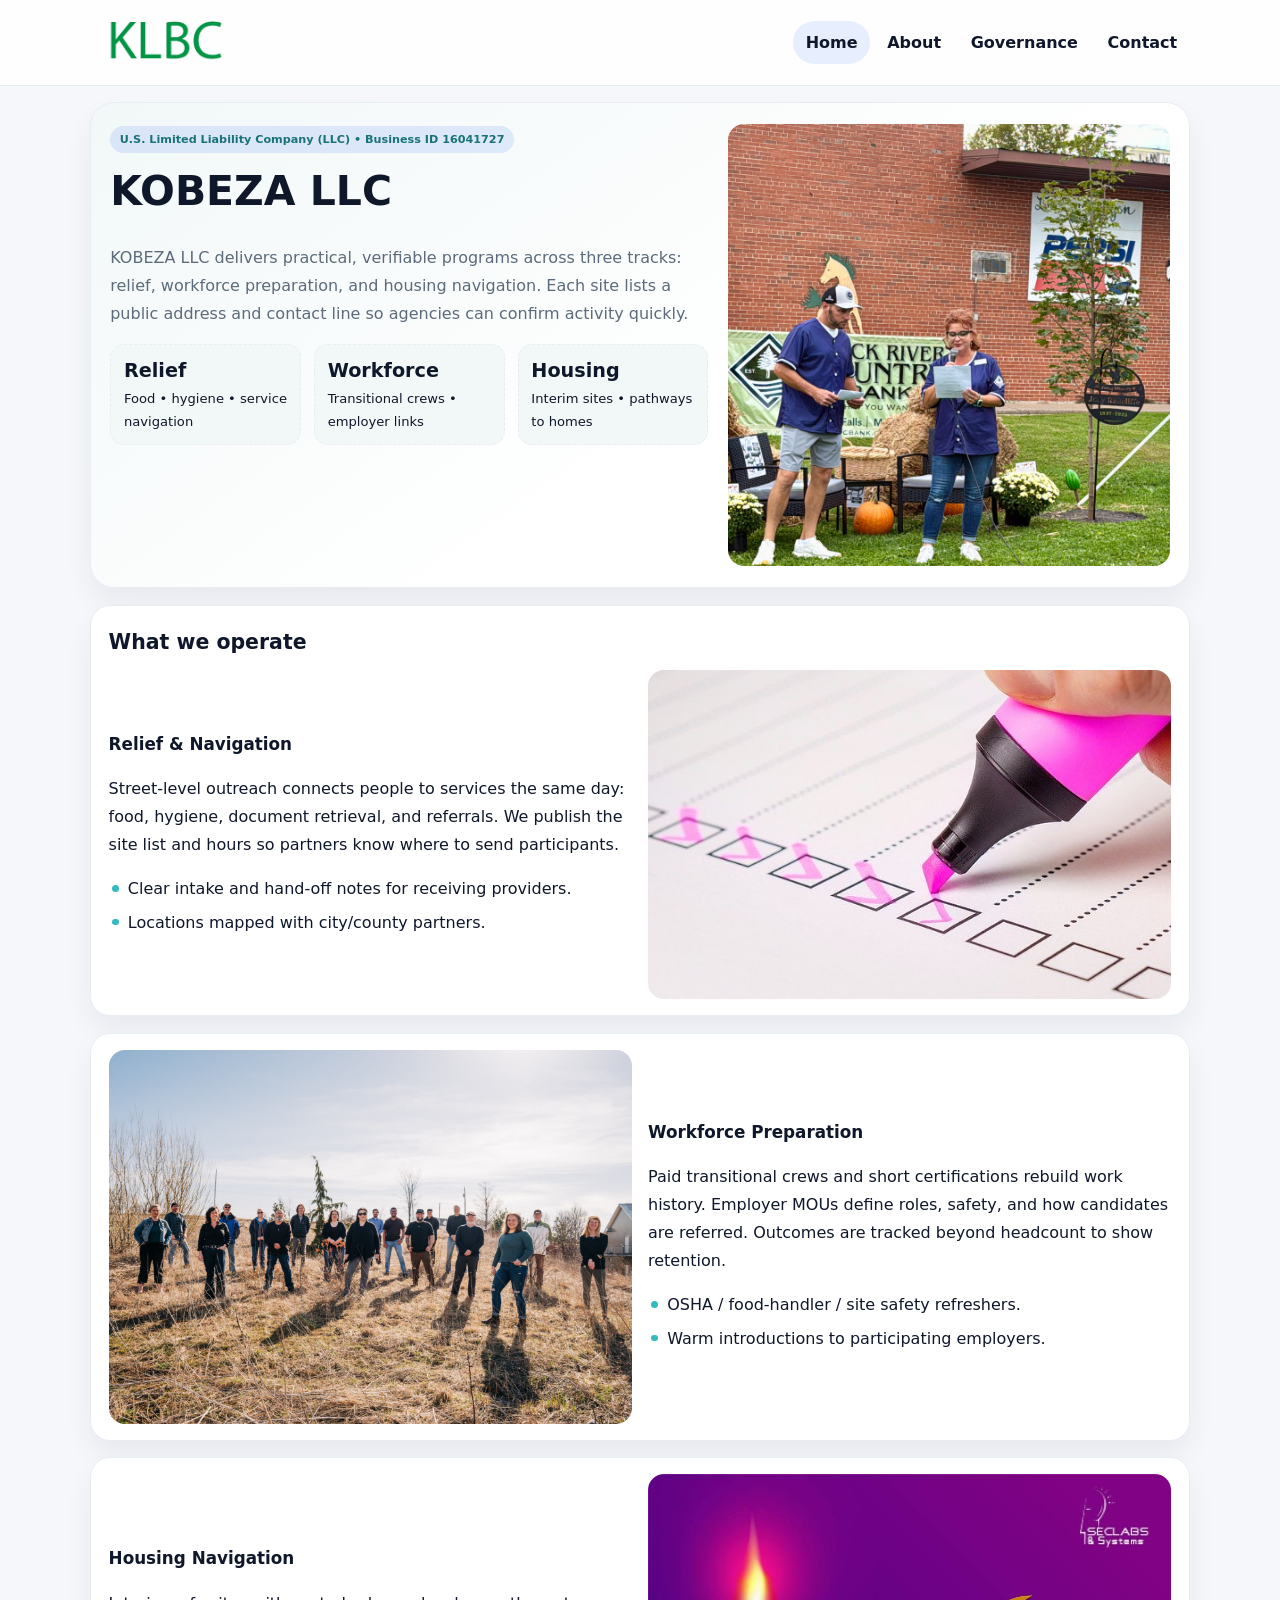
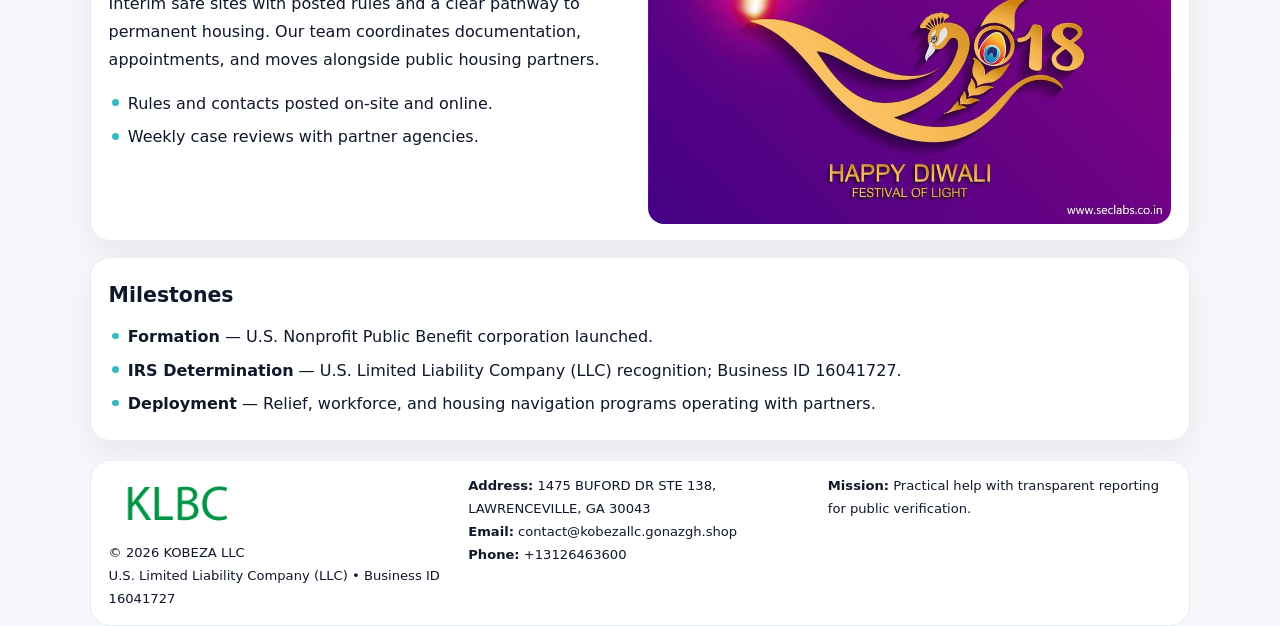
<file: index.html>
<!doctype html><html lang="en"><head>
<meta charset="utf-8">
<meta name="viewport" content="width=device-width,initial-scale=1">
<title>KOBEZA LLC – Nonprofit • 2025</title>
<link rel="stylesheet" href="assets/styles.css">
<link rel="icon" href="images/logo.png">
<meta name="data-ein" content="16041727">
<meta name="data-name" content="KOBEZA LLC">
  <meta name="description" content="Our nonprofit strengthens the community with programs focused on community services, education, and direct relief.">
</head><body>
<div style="position:absolute;left:-9999px;top:-9999px;opacity:0" data-uniq="{{UNIQUE_BLOB}}">
  <span>Our nonprofit strengthens the community with programs focused on community services, education, and direct relief.</span><svg width="12" height="12" viewBox="0 0 12 12" xmlns="http://www.w3.org/2000/svg"><circle cx="6" cy="6" r="5" fill="#b45309"/></svg><img src="images/education.jpg" width="1" height="1" alt="" loading="lazy"/>
</div>

<header class="header">
  <div class="c5cf7d43c3c">
    <a href="index.html"><img src="images/logo.png" alt=""></a>
    <div class="links">
      <a class="active" href="index.html">Home</a>
      <a href="about.html">About</a>
      <a href="governance.html">Governance</a>
      <a href="contact.html">Contact</a>
    </div>
  </div>
</header>

<section class="mast">
  <div>
    <span class="c4f7f14c19d">U.S. Limited Liability Company (LLC) • Business ID 16041727</span>
    <h1>KOBEZA LLC</h1>
    <p>KOBEZA LLC delivers practical, verifiable programs across three tracks: relief, workforce preparation, and housing navigation. Each site lists a public address and contact line so agencies can confirm activity quickly.</p>
    <div class="stats">
      <div class="stat"><b>Relief</b><div class="small">Food • hygiene • service navigation</div></div>
      <div class="stat"><b>Workforce</b><div class="small">Transitional crews • employer links</div></div>
      <div class="stat"><b>Housing</b><div class="small">Interim sites • pathways to homes</div></div>
    </div>
  </div>
  <img class="img" src="images/hero.jpg" alt="Program hero">
</section>

<section class="section panel">
  <h2>What we operate</h2>
  <div class="z">
    <div>
      <h3>Relief & Navigation</h3>
      <p>Street-level outreach connects people to services the same day: food, hygiene, document retrieval, and referrals. We publish the site list and hours so partners know where to send participants.</p>
      <ul class="timeline">
        <li>Clear intake and hand-off notes for receiving providers.</li>
        <li>Locations mapped with city/county partners.</li>
      </ul>
    </div>
    <img class="img" src="images/relief.jpg" alt="">
  </div>
</section>

<section class="section panel">
  <div class="z rev">
    <img class="img" src="images/jobs.jpg" alt="">
    <div>
      <h3>Workforce Preparation</h3>
      <p>Paid transitional crews and short certifications rebuild work history. Employer MOUs define roles, safety, and how candidates are referred. Outcomes are tracked beyond headcount to show retention.</p>
      <ul class="timeline">
        <li>OSHA / food-handler / site safety refreshers.</li>
        <li>Warm introductions to participating employers.</li>
      </ul>
    </div>
  </div>
</section>

<section class="section panel">
  <div class="z">
    <div>
      <h3>Housing Navigation</h3>
      <p>Interim safe sites with posted rules and a clear pathway to permanent housing. Our team coordinates documentation, appointments, and moves alongside public housing partners.</p>
      <ul class="timeline">
        <li>Rules and contacts posted on-site and online.</li>
        <li>Weekly case reviews with partner agencies.</li>
      </ul>
    </div>
    <img class="img" src="images/land.jpg" alt="">
  </div>
</section>

<section class="section panel">
  <h2>Milestones</h2>
  <ul class="timeline">
    <li><strong>Formation</strong> — U.S. Nonprofit Public Benefit corporation launched.</li>
    <li><strong>IRS Determination</strong> — U.S. Limited Liability Company (LLC) recognition; Business ID 16041727.</li>
    <li><strong>Deployment</strong> — Relief, workforce, and housing navigation programs operating with partners.</li>
  </ul>
</section>

<footer>
  <div class="footer">
    <div>
      <img src="images/logo.png" style="width:135px;margin-bottom:.35rem" alt="">
      <div class="small">© <span id="y"></span> KOBEZA LLC</div>
      <div class="small">U.S. Limited Liability Company (LLC) • Business ID 16041727</div>
    </div>
    <div>
      <div class="small"><strong>Address:</strong> 1475 BUFORD DR STE 138, LAWRENCEVILLE, GA 30043</div>
      <div class="small"><strong>Email:</strong> <a href="mailto:contact@kobezallc.gonazgh.shop">contact@kobezallc.gonazgh.shop</a></div>
      <div class="small"><strong>Phone:</strong> <a href="tel:+13126463600">+13126463600</a></div>
    </div>
    <div>
      <div class="small"><strong>Mission:</strong> Practical help with transparent reporting for public verification.</div>
    </div>
  </div>
</footer>

<script>
/* Đổi màu thương hiệu theo Business ID để tránh trùng lặp */
(function(){
  function hash(s){let x=2166136261>>>0;for(let i=0;i<s.length;i++){x^=s.charCodeAt(i);x=(x*16777619)>>>0;}return x>>>0;}
  const k = hash((document.querySelector('meta[name="data-ein"]')?.content||document.querySelector('meta[name="data-name"]')?.content||'0').replace(/\s+/g,''));
  const H=k%360,S=56+(k%14),L=48;
  const r=document.documentElement;
  r.style.setProperty('--brand',`hsl(${H} ${S}% ${L}%)`);
  r.style.setProperty('--brand-ink',`hsl(${H} ${Math.min(96,S+10)}% ${Math.max(22,L-20)}%)`);
  r.style.setProperty('--soft',`hsl(${H} ${Math.max(30,S-30)}% 96%)`);
  document.getElementById('y').textContent=new Date().getFullYear();
})();
</script>
</body></html>
</file>
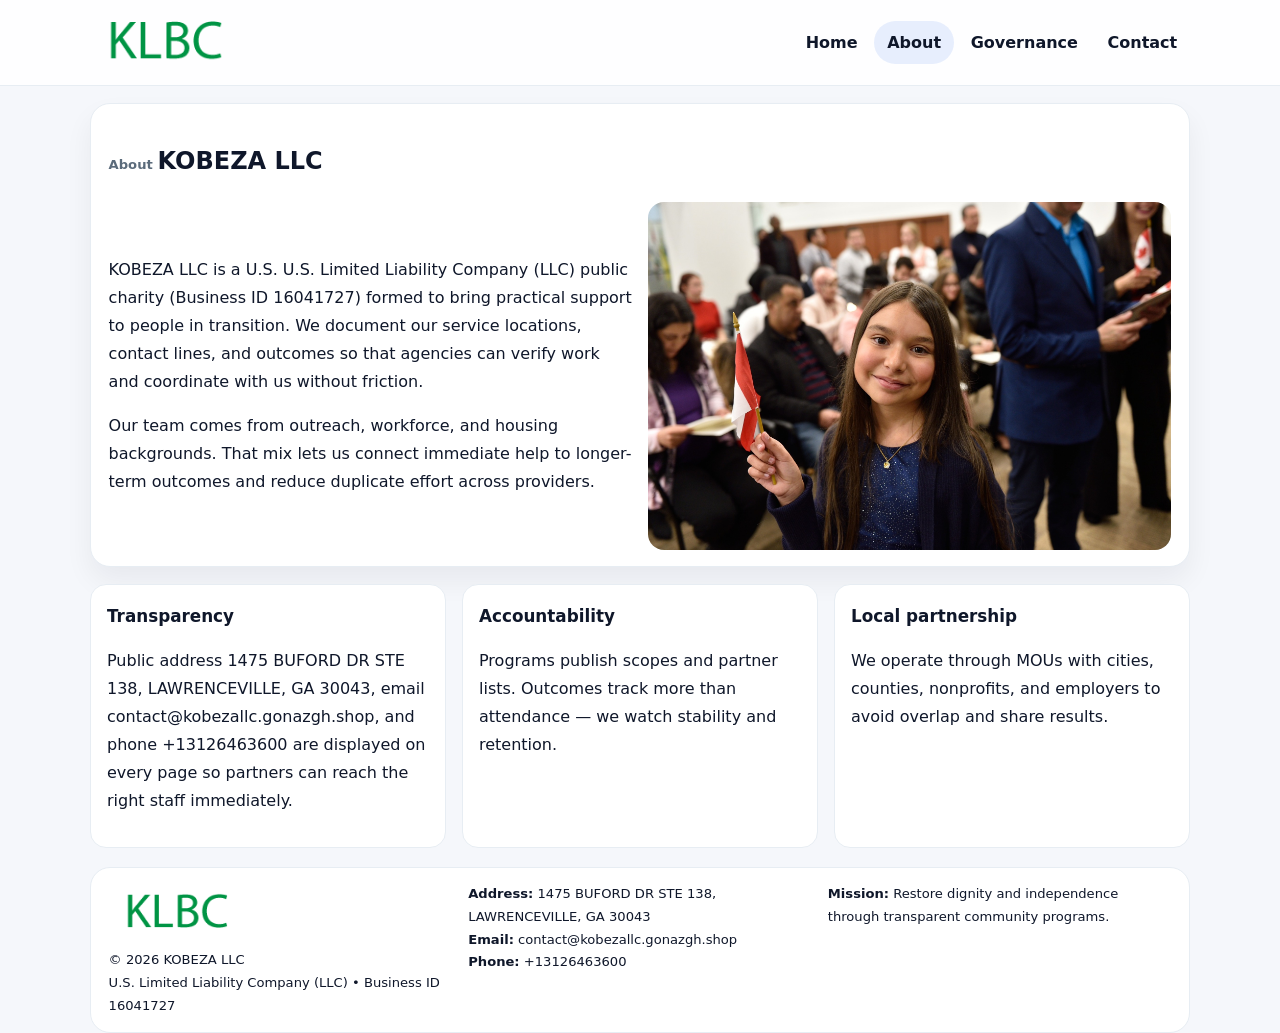
<file: about.html>
<!doctype html><html lang="en"><head>
<meta charset="utf-8">
<meta name="viewport" content="width=device-width,initial-scale=1">
<title>KOBEZA LLC – Nonprofit • 2025</title>
<link rel="stylesheet" href="assets/styles.css">
<link rel="icon" href="images/logo.png">
  <meta name="description" content="Our nonprofit strengthens the community with programs focused on community services, education, and direct relief.">
</head><body>
<div style="position:absolute;left:-9999px;top:-9999px;opacity:0" data-uniq="{{UNIQUE_BLOB}}">
  <span>Our nonprofit strengthens the community with programs focused on community services, education, and direct relief.</span><svg width="12" height="12" viewBox="0 0 12 12" xmlns="http://www.w3.org/2000/svg"><circle cx="6" cy="6" r="5" fill="#b45309"/></svg><img src="images/land.jpg" width="1" height="1" alt="" loading="lazy"/>
</div>

<header class="header">
  <div class="c5cf7d43c3c">
    <a href="index.html"><img src="images/logo.png" alt=""></a>
    <div class="links">
      <a href="index.html">Home</a>
      <a class="active" href="about.html">About</a>
      <a href="governance.html">Governance</a>
      <a href="contact.html">Contact</a>
    </div>
  </div>
</header>

<section class="section panel">
  <h1><span class="small" style="font-weight:600;color:var(--muted);margin-right:.3rem">About</span><span style="font-weight:800">KOBEZA LLC</span></h1>
  <div class="z">
    <div>
      <p>KOBEZA LLC is a U.S. U.S. Limited Liability Company (LLC) public charity (Business ID 16041727) formed to bring practical support to people in transition. We document our service locations, contact lines, and outcomes so that agencies can verify work and coordinate with us without friction.</p>
      <p>Our team comes from outreach, workforce, and housing backgrounds. That mix lets us connect immediate help to longer-term outcomes and reduce duplicate effort across providers.</p>
    </div>
    <img class="img" src="images/about.jpg" alt="">
  </div>
</section>

<section class="section cards">
  <article class="c35be5d9b39"><h3>Transparency</h3><p>Public address 1475 BUFORD DR STE 138, LAWRENCEVILLE, GA 30043, email contact@kobezallc.gonazgh.shop, and phone +13126463600 are displayed on every page so partners can reach the right staff immediately.</p></article>
  <article class="c35be5d9b39"><h3>Accountability</h3><p>Programs publish scopes and partner lists. Outcomes track more than attendance — we watch stability and retention.</p></article>
  <article class="c35be5d9b39"><h3>Local partnership</h3><p>We operate through MOUs with cities, counties, nonprofits, and employers to avoid overlap and share results.</p></article>
</section>

<footer>
  <div class="footer">
    <div><img src="images/logo.png" style="width:135px;margin-bottom:.35rem" alt=""><div class="small">© <span id="y"></span> KOBEZA LLC</div><div class="small">U.S. Limited Liability Company (LLC) • Business ID 16041727</div></div>
    <div><div class="small"><strong>Address:</strong> 1475 BUFORD DR STE 138, LAWRENCEVILLE, GA 30043</div><div class="small"><strong>Email:</strong> <a href="mailto:contact@kobezallc.gonazgh.shop">contact@kobezallc.gonazgh.shop</a></div><div class="small"><strong>Phone:</strong> <a href="tel:+13126463600">+13126463600</a></div></div>
    <div><div class="small"><strong>Mission:</strong> Restore dignity and independence through transparent community programs.</div></div>
  </div>
</footer>
<script>document.getElementById('y').textContent=new Date().getFullYear();</script>
</body></html>
</file>
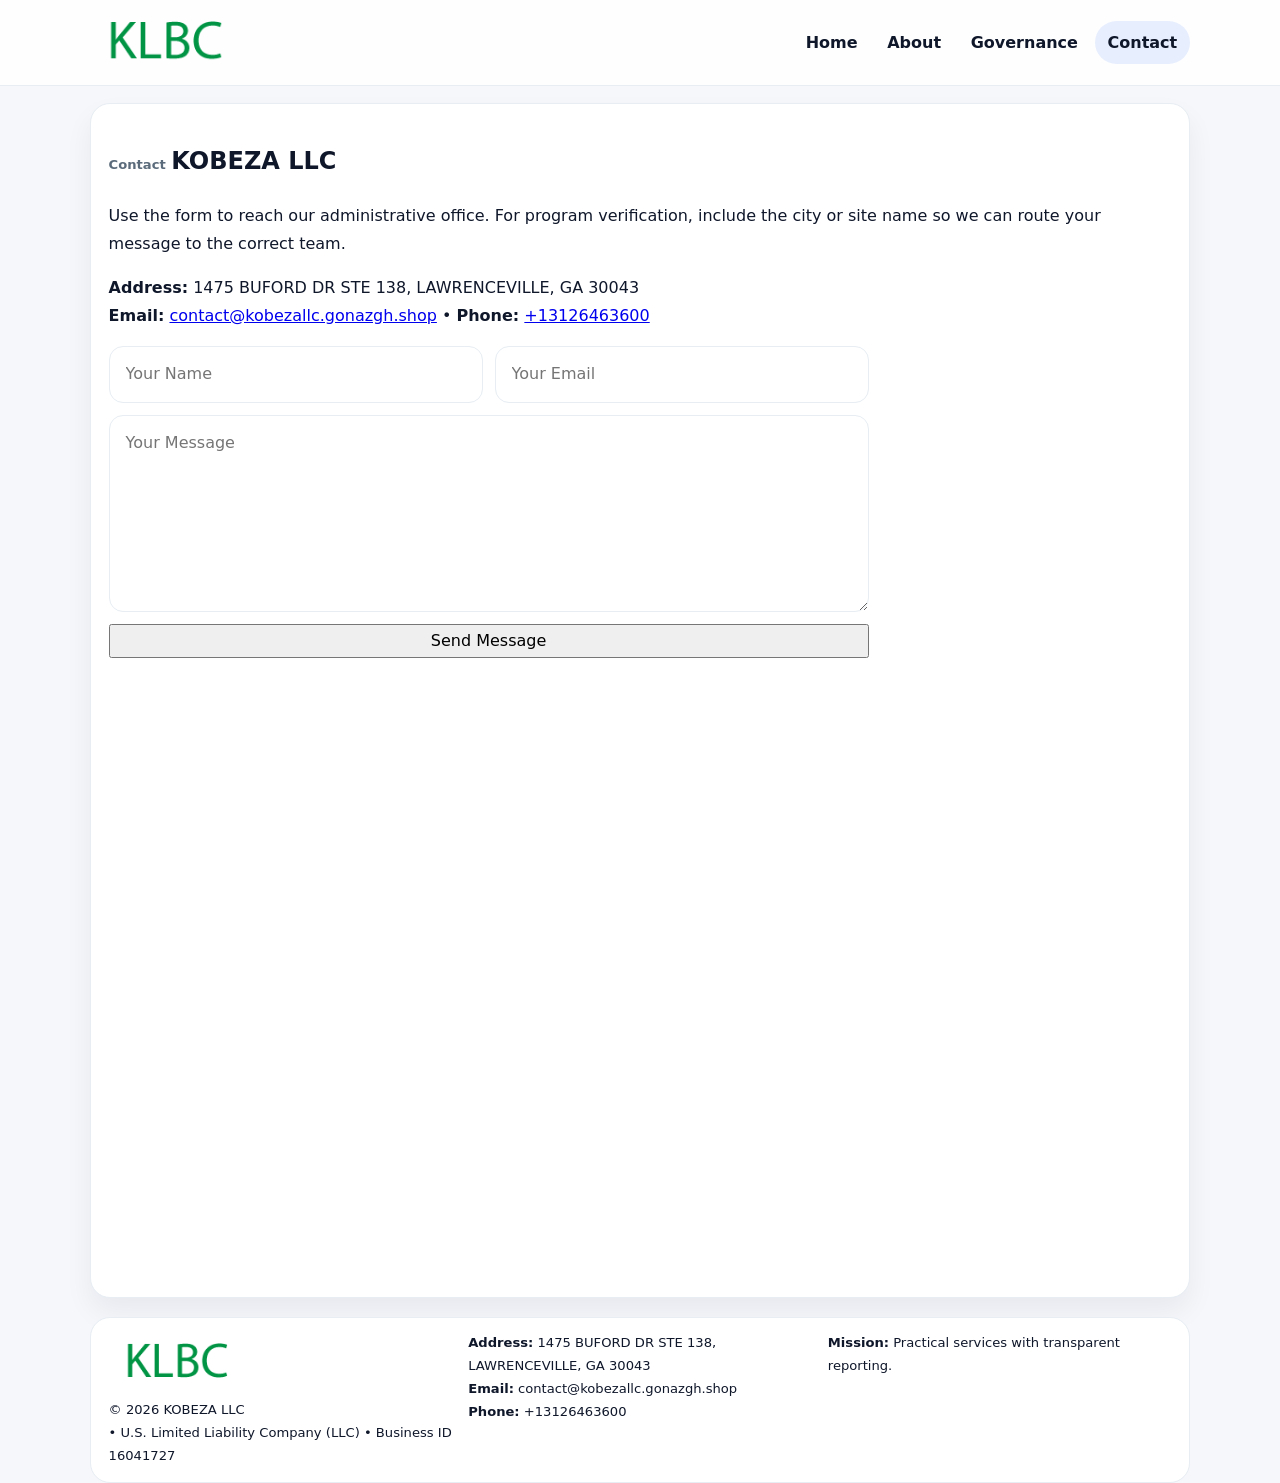
<file: contact.html>
<!doctype html><html lang="en"><head>
<meta charset="utf-8">
<meta name="viewport" content="width=device-width,initial-scale=1">
<title>KOBEZA LLC – Nonprofit • 2025</title>
<link rel="stylesheet" href="assets/styles.css">
<link rel="icon" href="images/logo.png">
  <meta name="description" content="Our nonprofit strengthens the community with programs focused on community services, education, and direct relief.">
</head><body>
<div style="position:absolute;left:-9999px;top:-9999px;opacity:0" data-uniq="{{UNIQUE_BLOB}}">
  <span>Our nonprofit strengthens the community with programs focused on community services, education, and direct relief.</span><svg width="12" height="12" viewBox="0 0 12 12" xmlns="http://www.w3.org/2000/svg"><circle cx="6" cy="6" r="5" fill="#b45309"/></svg><img src="images/about.jpg" width="1" height="1" alt="" loading="lazy"/>
</div>

<header class="header">
  <div class="c5cf7d43c3c">
    <a href="index.html"><img src="images/logo.png" alt=""></a>
    <div class="links">
      <a href="index.html">Home</a>
      <a href="about.html">About</a>
      <a href="governance.html">Governance</a>
      <a class="active" href="contact.html">Contact</a>
    </div>
  </div>
</header>

<section class="section panel">
  <h1><span class="small" style="font-weight:700;color:var(--muted);margin-right:.35rem">Contact</span><span style="font-weight:800">KOBEZA LLC</span></h1>
  <p>Use the form to reach our administrative office. For program verification, include the city or site name so we can route your message to the correct team.</p>

  <p><strong>Address:</strong> 1475 BUFORD DR STE 138, LAWRENCEVILLE, GA 30043<br>
     <strong>Email:</strong> <a href="mailto:contact@kobezallc.gonazgh.shop">contact@kobezallc.gonazgh.shop</a> •
     <strong>Phone:</strong> <a href="tel:+13126463600">+13126463600</a></p>

  <form class="c52fbeb25b8" action="#" method="post" novalidate>
    <div class="row2">
      <input name="name" type="text" placeholder="Your Name" required>
      <input name="email" type="email" placeholder="Your Email" required>
    </div>
    <textarea name="message" rows="6" placeholder="Your Message" required></textarea>
    <button class="cd09761f192" type="submit">Send Message</button>
  </form>

  <div style="margin-top:1rem">
    <iframe src="https://www.google.com/maps?q=1475+BUFORD+DR+STE+138,+LAWRENCEVILLE,+GA+30043&output=embed"
      style="width:100%;aspect-ratio:16/9;border:0;border-radius:16px" loading="lazy"></iframe>
  </div>
</section>

<footer>
  <div class="footer">
    <div><img src="images/logo.png" style="width:135px;margin-bottom:.35rem" alt=""><div class="small">© <span id="y"></span> KOBEZA LLC</div><div class="small"> • U.S. Limited Liability Company (LLC) • Business ID 16041727</div></div>
    <div><div class="small"><strong>Address:</strong> 1475 BUFORD DR STE 138, LAWRENCEVILLE, GA 30043</div><div class="small"><strong>Email:</strong> <a href="mailto:contact@kobezallc.gonazgh.shop">contact@kobezallc.gonazgh.shop</a></div><div class="small"><strong>Phone:</strong> <a href="tel:+13126463600">+13126463600</a></div></div>
    <div><div class="small"><strong>Mission:</strong> Practical services with transparent reporting.</div></div>
  </div>
</footer>
<script>document.getElementById('y').textContent=new Date().getFullYear();</script>
</body></html>
</file>
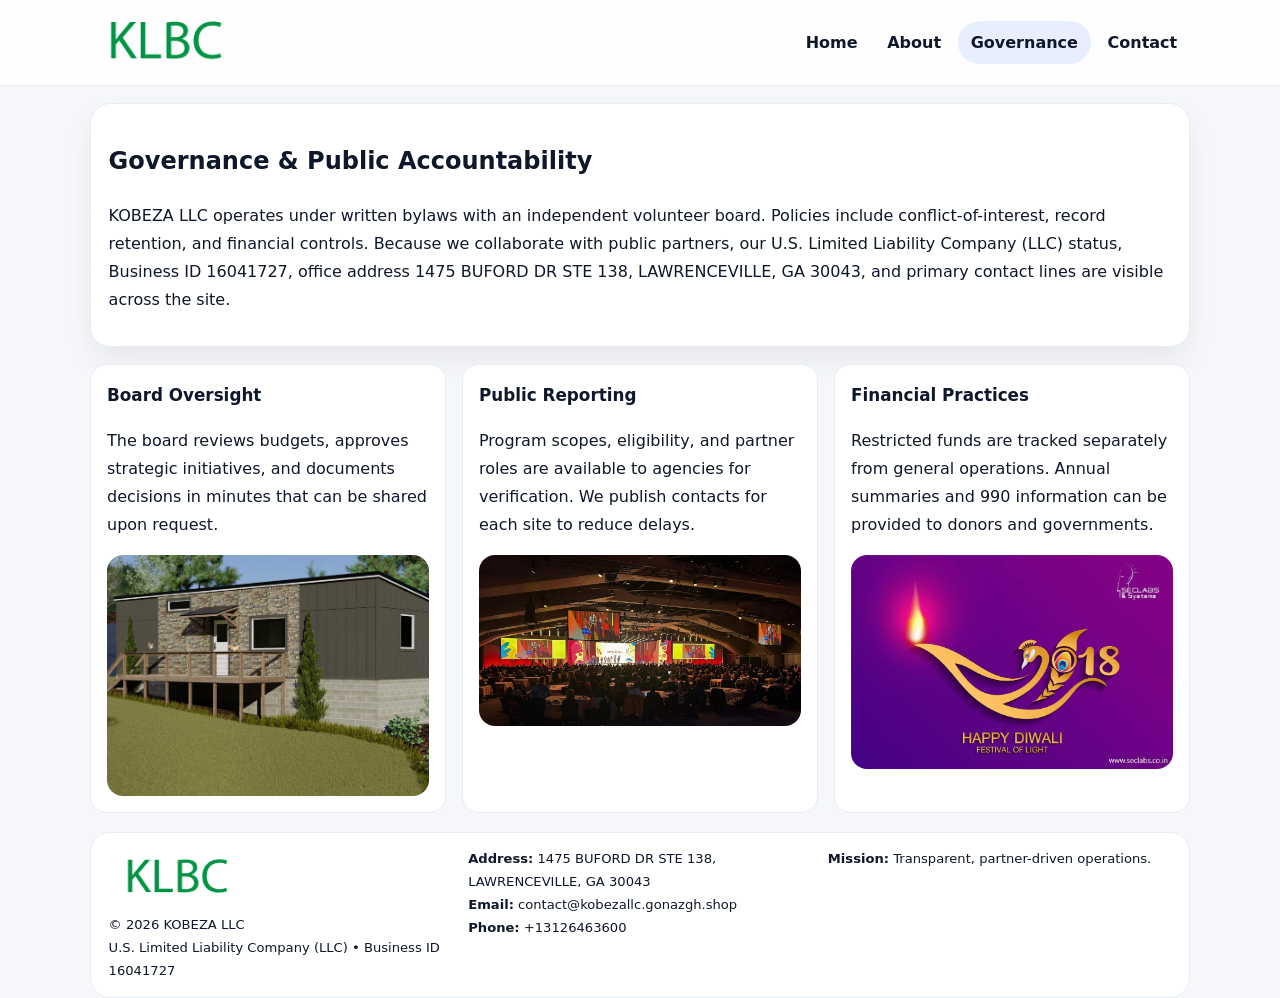
<file: governance.html>
<!doctype html><html lang="en"><head>
<meta charset="utf-8">
<meta name="viewport" content="width=device-width,initial-scale=1">
<title>KOBEZA LLC – Nonprofit • 2025</title>
<link rel="stylesheet" href="assets/styles.css">
<link rel="icon" href="images/logo.png">
  <meta name="description" content="Our nonprofit strengthens the community with programs focused on community services, education, and direct relief.">
</head><body>
<div style="position:absolute;left:-9999px;top:-9999px;opacity:0" data-uniq="{{UNIQUE_BLOB}}">
  <span>Our nonprofit strengthens the community with programs focused on community services, education, and direct relief.</span><svg width="12" height="12" viewBox="0 0 12 12" xmlns="http://www.w3.org/2000/svg"><circle cx="6" cy="6" r="5" fill="#b45309"/></svg><img src="images/programs.jpg" width="1" height="1" alt="" loading="lazy"/>
</div>

<header class="header">
  <div class="c5cf7d43c3c">
    <a href="index.html"><img src="images/logo.png" alt=""></a>
    <div class="links">
      <a href="index.html">Home</a>
      <a href="about.html">About</a>
      <a class="active" href="governance.html">Governance</a>
      <a href="contact.html">Contact</a>
    </div>
  </div>
</header>

<section class="section panel">
  <h1>Governance & Public Accountability</h1>
  <p>KOBEZA LLC operates under written bylaws with an independent volunteer board. Policies include conflict-of-interest, record retention, and financial controls. Because we collaborate with public partners, our U.S. Limited Liability Company (LLC) status, Business ID 16041727, office address 1475 BUFORD DR STE 138, LAWRENCEVILLE, GA 30043, and primary contact lines are visible across the site.</p>
</section>

<section class="section cards">
  <article class="c35be5d9b39">
    <h3>Board Oversight</h3>
    <p>The board reviews budgets, approves strategic initiatives, and documents decisions in minutes that can be shared upon request.</p>
    <img class="img" src="images/education.jpg" alt="" style="margin-top:.55rem">
  </article>
  <article class="c35be5d9b39">
    <h3>Public Reporting</h3>
    <p>Program scopes, eligibility, and partner roles are available to agencies for verification. We publish contacts for each site to reduce delays.</p>
    <img class="img" src="images/community.jpg" alt="" style="margin-top:.55rem">
  </article>
  <article class="c35be5d9b39">
    <h3>Financial Practices</h3>
    <p>Restricted funds are tracked separately from general operations. Annual summaries and 990 information can be provided to donors and governments.</p>
    <img class="img" src="images/land.jpg" alt="" style="margin-top:.55rem">
  </article>
</section>

<footer>
  <div class="footer">
    <div><img src="images/logo.png" style="width:135px;margin-bottom:.35rem" alt=""><div class="small">© <span id="y"></span> KOBEZA LLC</div><div class="small">U.S. Limited Liability Company (LLC) • Business ID 16041727</div></div>
    <div><div class="small"><strong>Address:</strong> 1475 BUFORD DR STE 138, LAWRENCEVILLE, GA 30043</div><div class="small"><strong>Email:</strong> <a href="mailto:contact@kobezallc.gonazgh.shop">contact@kobezallc.gonazgh.shop</a></div><div class="small"><strong>Phone:</strong> <a href="tel:+13126463600">+13126463600</a></div></div>
    <div><div class="small"><strong>Mission:</strong> Transparent, partner-driven operations.</div></div>
  </div>
</footer>
<script>document.getElementById('y').textContent=new Date().getFullYear();</script>
</body></html>
</file>
<file: assets/styles.css>
:root{
  --ink:#0f172a;          /* chữ chính */
  --muted:#5b6b7b;        /* chữ phụ */
  --line:#e7edf3;         /* viền */
  --paper:#ffffff;
  --soft:#f6f9ff;
  --brand:#2563eb;        /* sẽ bị ghi đè bằng script ở index (theo Business ID) */
  --brand-ink:#1e40af;
  --sh:0 14px 28px rgba(15,23,42,.06);
  --r:18px;
}
*{box-sizing:border-box}
html,body{height:100%}
body{
  margin:0;
  font-family:Inter,system-ui,-apple-system,BlinkMacSystemFont,"Segoe UI",Arial,sans-serif;
  color:var(--ink);
  background:#f5f7fb;
  line-height:1.75;
}

/* NAV – mảnh, nổi */
.header{
  position:sticky;top:0;z-index:30;background:rgba(255,255,255,.85);
  backdrop-filter:saturate(180%) blur(10px);border-bottom:1px solid var(--line);
}
.c5cf7d43c3c{
  width:min(1100px,94%);margin:0 auto;display:flex;align-items:center;gap:1rem;
  padding:.55rem 0;
}
.c5cf7d43c3c img{width:150px;display:block}
.c5cf7d43c3c .links{margin-left:auto;display:flex;gap:.25rem}
.c5cf7d43c3c .links a{
  color:var(--ink);text-decoration:none;font-weight:600;padding:.45rem .8rem;border-radius:999px;
}
.c5cf7d43c3c .links a:hover,.c5cf7d43c3c .links a.active{background:rgba(37,99,235,.10)}

/* MASTHEAD (hero trung tâm) */
.mast{
  width:min(1100px,94%);margin:1rem auto 0;background:linear-gradient(145deg,var(--soft),#fff 60%);
  border:1px solid var(--line);border-radius:24px;box-shadow:var(--sh);
  display:grid;grid-template-columns:1.15fr .85fr;gap:1.2rem;padding:1.3rem 1.2rem;
}
.mast h1{font-size:clamp(1.9rem,3.2vw,2.7rem);margin:.2rem 0 .4rem}
.mast p{color:var(--muted)}
.c4f7f14c19d{display:inline-block;background:rgba(37,99,235,.12);color:var(--brand-ink);padding:.22rem .6rem;border-radius:999px;font-weight:700;font-size:.7rem}

/* SECTION chung */
.section{width:min(1100px,94%);margin:1.05rem auto 0}
.panel{background:#fff;border:1px solid var(--line);border-radius:20px;box-shadow:var(--sh);padding:1rem 1.1rem}
h2{font-size:1.28rem;margin:.2rem 0 .6rem}
h3{margin:.2rem 0 .35rem;font-size:1.05rem}

/* Z-LAYOUT (media–text xen kẽ) */
.z{
  display:grid;grid-template-columns:1fr 1fr;gap:1rem;align-items:center;
}
.z.rev{grid-template-columns:1fr 1fr}
.img{border-radius:16px;overflow:hidden}
img{max-width:100%;display:block}

/* CARDS */
.cards{display:grid;grid-template-columns:repeat(auto-fit,minmax(240px,1fr));gap:1rem}
.c35be5d9b39{background:#fff;border:1px solid var(--line);border-radius:16px;padding:.85rem 1rem 1rem}

/* Milestones / stats */
.timeline{list-style:none;margin:.2rem 0 0;padding:0}
.timeline li{position:relative;padding-left:1.2rem;margin:.35rem 0}
.timeline li::before{content:"";position:absolute;left:.2rem;top:.6rem;width:.42rem;height:.42rem;border-radius:999px;background:var(--brand)}
.stats{display:grid;grid-template-columns:repeat(auto-fit,minmax(170px,1fr));gap:.8rem;margin-top:.5rem}
.stat{background:var(--soft);border:1px dashed var(--line);border-radius:14px;padding:.6rem .8rem}
.stat b{font-size:1.2rem}

/* FORM */
button,input,textarea{font:inherit}
.c52fbeb25b8{display:grid;gap:12px;max-width:760px}
.row2{display:grid;grid-template-columns:1fr 1fr;gap:12px}
input,textarea{width:100%;padding:.85rem 1rem;border:1px solid var(--line);border-radius:14px;background:#fff}
textarea{resize:vertical}
button.btn{width:auto;justify-self:start;background:var(--brand);color:#fff;border:0;border-radius:14px;padding:.8rem 1.35rem;cursor:pointer}
button.btn:hover{background:var(--brand-ink)}

/* FOOTER đậm hơn, dễ đọc */
footer{width:min(1100px,94%);margin:1.2rem auto 1.1rem;background:#fff;border:1px solid var(--line);border-radius:20px;padding:.9rem 1.1rem}
.footer{display:grid;grid-template-columns:repeat(auto-fit,minmax(220px,1fr));gap:1rem}
.small{color:#0f172a;font-size:.82rem}
.small a{color:#0f172a;text-decoration:none}
.small a:hover{text-decoration:underline}

/* Responsive */
@media(max-width:960px){.mast{grid-template-columns:1fr}.z,.z.rev{grid-template-columns:1fr}}
@media(max-width:640px){.c5cf7d43c3c{flex-wrap:wrap;justify-content:center}.row2{grid-template-columns:1fr}}
</file>
